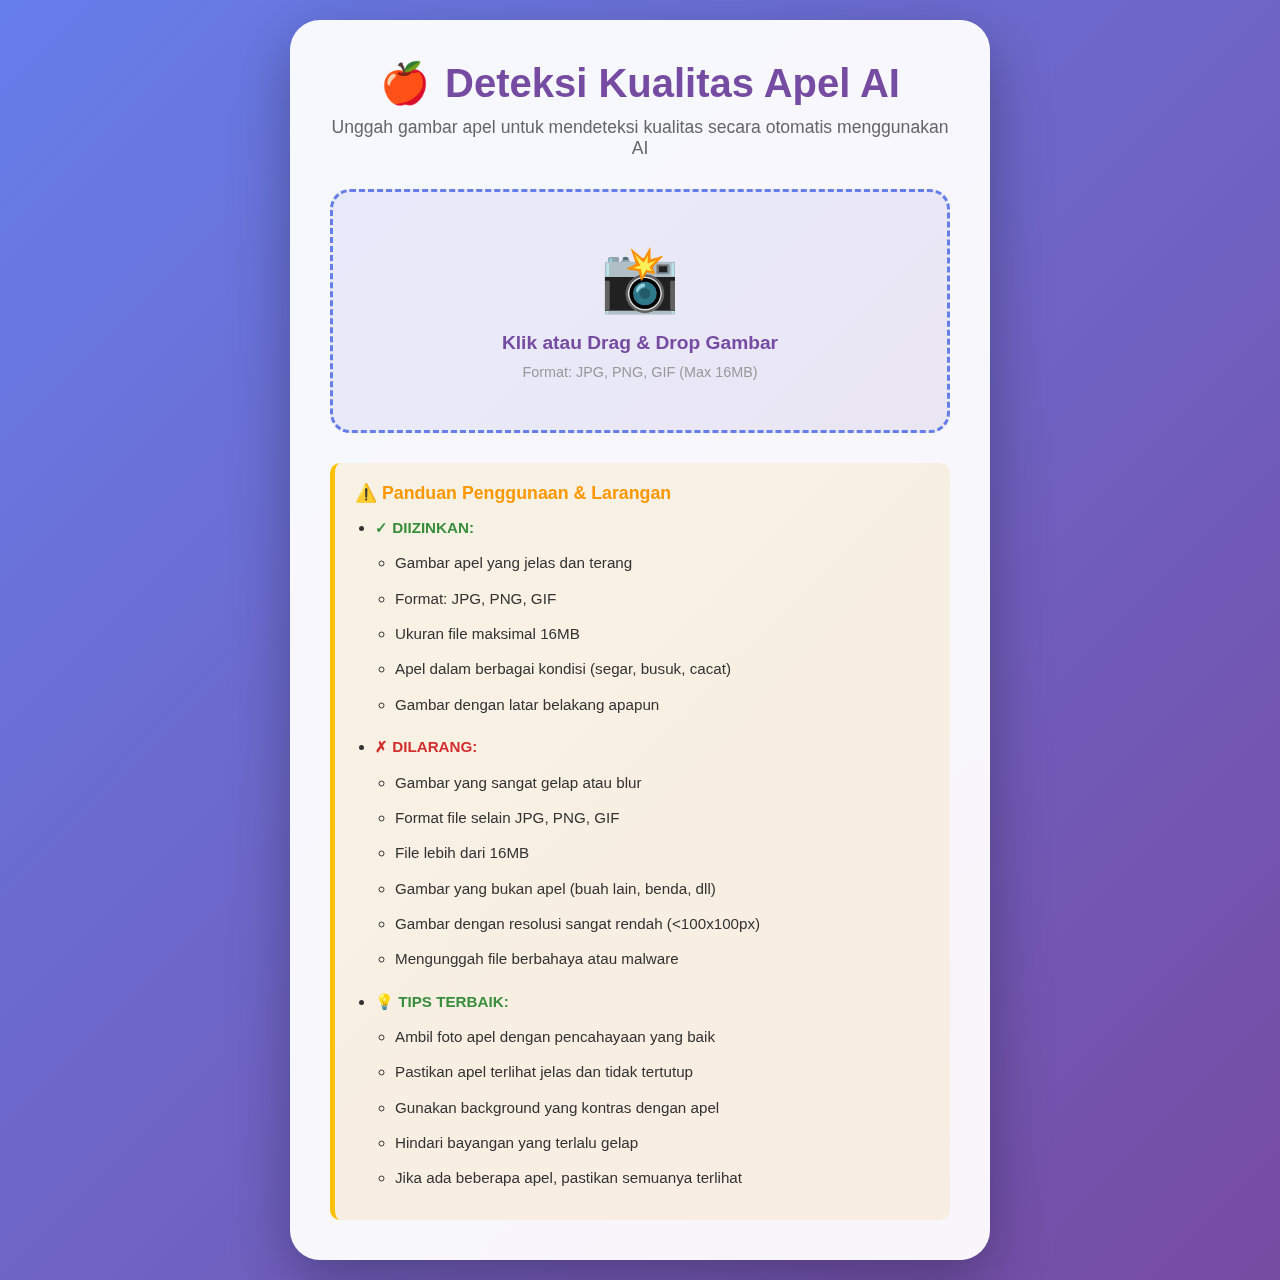
<file: templates/index.html>
<!DOCTYPE html>
<html lang="id">
<head>
    <!-- ================================================================
         META TAGS - Informasi tentang halaman
         ================================================================ -->
    <meta charset="UTF-8">
    <!-- charset="UTF-8": Mengatur encoding karakter ke UTF-8 (mendukung karakter Indonesia) -->
    
    <meta name="viewport" content="width=device-width, initial-scale=1.0">
    <!-- viewport: Membuat halaman responsive di mobile devices -->
    
    <title>🍎 Deteksi Kualitas Apel AI</title>
    <!-- title: Judul yang muncul di tab browser -->
    
    <!-- ================================================================
         LINK CSS - Menghubungkan file CSS eksternal
         ================================================================
         Penjelasan:
         - rel="stylesheet": Menunjukkan bahwa ini adalah stylesheet
         - href="/static/style.css": Path ke file CSS
         - File CSS berisi semua styling untuk halaman
         ================================================================ -->
    <link rel="stylesheet" href="/static/style.css">
</head>
<body>
    <!-- ================================================================
         MAIN CONTAINER - Kotak utama aplikasi
         ================================================================ -->
    <div class="container">
        
        <!-- ============================================================
             HEADER - Bagian atas dengan judul
             ============================================================ -->
        <div class="header">
            <h1><span>🍎</span> Deteksi Kualitas Apel AI</h1>
            <!-- h1: Heading level 1 (judul utama) -->
            <!-- span: Untuk membungkus emoji agar bisa di-style terpisah -->
            
            <p>Unggah gambar apel untuk mendeteksi kualitas secara otomatis menggunakan AI</p>
            <!-- p: Paragraf deskripsi -->
        </div>

        <!-- ============================================================
             UPLOAD AREA - Area untuk upload gambar
             ============================================================ -->
        <div class="upload-area" id="uploadArea">
            <!-- id="uploadArea": Identifier untuk JavaScript -->
            
            <div class="upload-icon">📸</div>
            <!-- Emoji kamera -->
            
            <div class="upload-text">Klik atau Drag & Drop Gambar</div>
            <!-- Teks utama -->
            
            <div class="upload-subtext">Format: JPG, PNG, GIF (Max 16MB)</div>
            <!-- Teks kecil dengan informasi format -->
        </div>

        <!-- ============================================================
             FILE INPUT - Input file (disembunyikan)
             ================================================================ -->
        <input type="file" id="fileInput" accept="image/*">
        <!-- type="file": Input untuk memilih file -->
        <!-- id="fileInput": Identifier untuk JavaScript -->
        <!-- accept="image/*": Hanya terima file gambar -->

        <!-- ============================================================
             PREVIEW CONTAINER - Menampilkan preview gambar
             ================================================================ -->
        <div class="preview-container" id="previewContainer">
            <!-- id="previewContainer": Identifier untuk JavaScript -->
            
            <img id="previewImage" alt="Preview">
            <!-- img: Gambar preview -->
            <!-- id="previewImage": Identifier untuk JavaScript -->
            <!-- alt="Preview": Teks alternatif jika gambar tidak bisa dimuat -->
        </div>

        <!-- ============================================================
             PREDICT BUTTON - Tombol untuk memulai prediksi
             ================================================================ -->
        <button class="button" id="predictButton">🔍 Deteksi Kualitas Apel</button>
        <!-- button: Tombol -->
        <!-- class="button": Styling dari CSS -->
        <!-- id="predictButton": Identifier untuk JavaScript -->

        <!-- ============================================================
             LOADING - Animasi loading saat prediksi berjalan
             ================================================================ -->
        <div class="loading" id="loading">
            <!-- id="loading": Identifier untuk JavaScript -->
            
            <div class="spinner"></div>
            <!-- Animasi spinner berputar -->
            
            <p style="color: #764ba2; font-weight: 600;">Menganalisis gambar...</p>
            <!-- Teks loading -->
        </div>

        <!-- ============================================================
             RESULT CONTAINER - Menampilkan hasil prediksi
             ================================================================ -->
        <div class="result-container" id="resultContainer"></div>
        <!-- id="resultContainer": Identifier untuk JavaScript -->
        <!-- Konten akan diisi oleh JavaScript -->

        <!-- ============================================================
             RESET BUTTON - Tombol untuk upload gambar baru
             ================================================================ -->
        <button class="button reset-button" id="resetButton">🔄 Upload Gambar Baru</button>
        <!-- class="button reset-button": Styling dari CSS -->
        <!-- id="resetButton": Identifier untuk JavaScript -->

        <!-- ============================================================
             EDUCATION BOX - Informasi edukasi dan larangan
             ================================================================ -->
        <div class="education-box">
            <h3>⚠️ Panduan Penggunaan & Larangan</h3>
            <!-- h3: Heading level 3 -->
            
            <ul>
                <!-- ul: Unordered list (list tanpa nomor) -->
                
                <li><span class="success-text">✓ DIIZINKAN:</span>
                    <!-- li: List item -->
                    <!-- span: Untuk styling teks khusus -->
                    
                    <ul style="margin-top: 8px;">
                        <li>Gambar apel yang jelas dan terang</li>
                        <li>Format: JPG, PNG, GIF</li>
                        <li>Ukuran file maksimal 16MB</li>
                        <li>Apel dalam berbagai kondisi (segar, busuk, cacat)</li>
                        <li>Gambar dengan latar belakang apapun</li>
                    </ul>
                </li>

                <li style="margin-top: 15px;"><span class="warning-text">✗ DILARANG:</span>
                    <ul style="margin-top: 8px;">
                        <li>Gambar yang sangat gelap atau blur</li>
                        <li>Format file selain JPG, PNG, GIF</li>
                        <li>File lebih dari 16MB</li>
                        <li>Gambar yang bukan apel (buah lain, benda, dll)</li>
                        <li>Gambar dengan resolusi sangat rendah (&lt;100x100px)</li>
                        <li>Mengunggah file berbahaya atau malware</li>
                    </ul>
                </li>

                <li style="margin-top: 15px;"><span class="success-text">💡 TIPS TERBAIK:</span>
                    <ul style="margin-top: 8px;">
                        <li>Ambil foto apel dengan pencahayaan yang baik</li>
                        <li>Pastikan apel terlihat jelas dan tidak tertutup</li>
                        <li>Gunakan background yang kontras dengan apel</li>
                        <li>Hindari bayangan yang terlalu gelap</li>
                        <li>Jika ada beberapa apel, pastikan semuanya terlihat</li>
                    </ul>
                </li>
            </ul>
        </div>
    </div>

    <!-- ================================================================
         SCRIPT - Menghubungkan file JavaScript eksternal
         ================================================================
         Penjelasan:
         - src="/static/script.js": Path ke file JavaScript
         - File JavaScript berisi semua logika interaktif halaman
         - Script diletakkan di akhir body untuk performa lebih baik
         ================================================================ -->
    <script src="/static/script.js"></script>
</body>
</html>
</file>
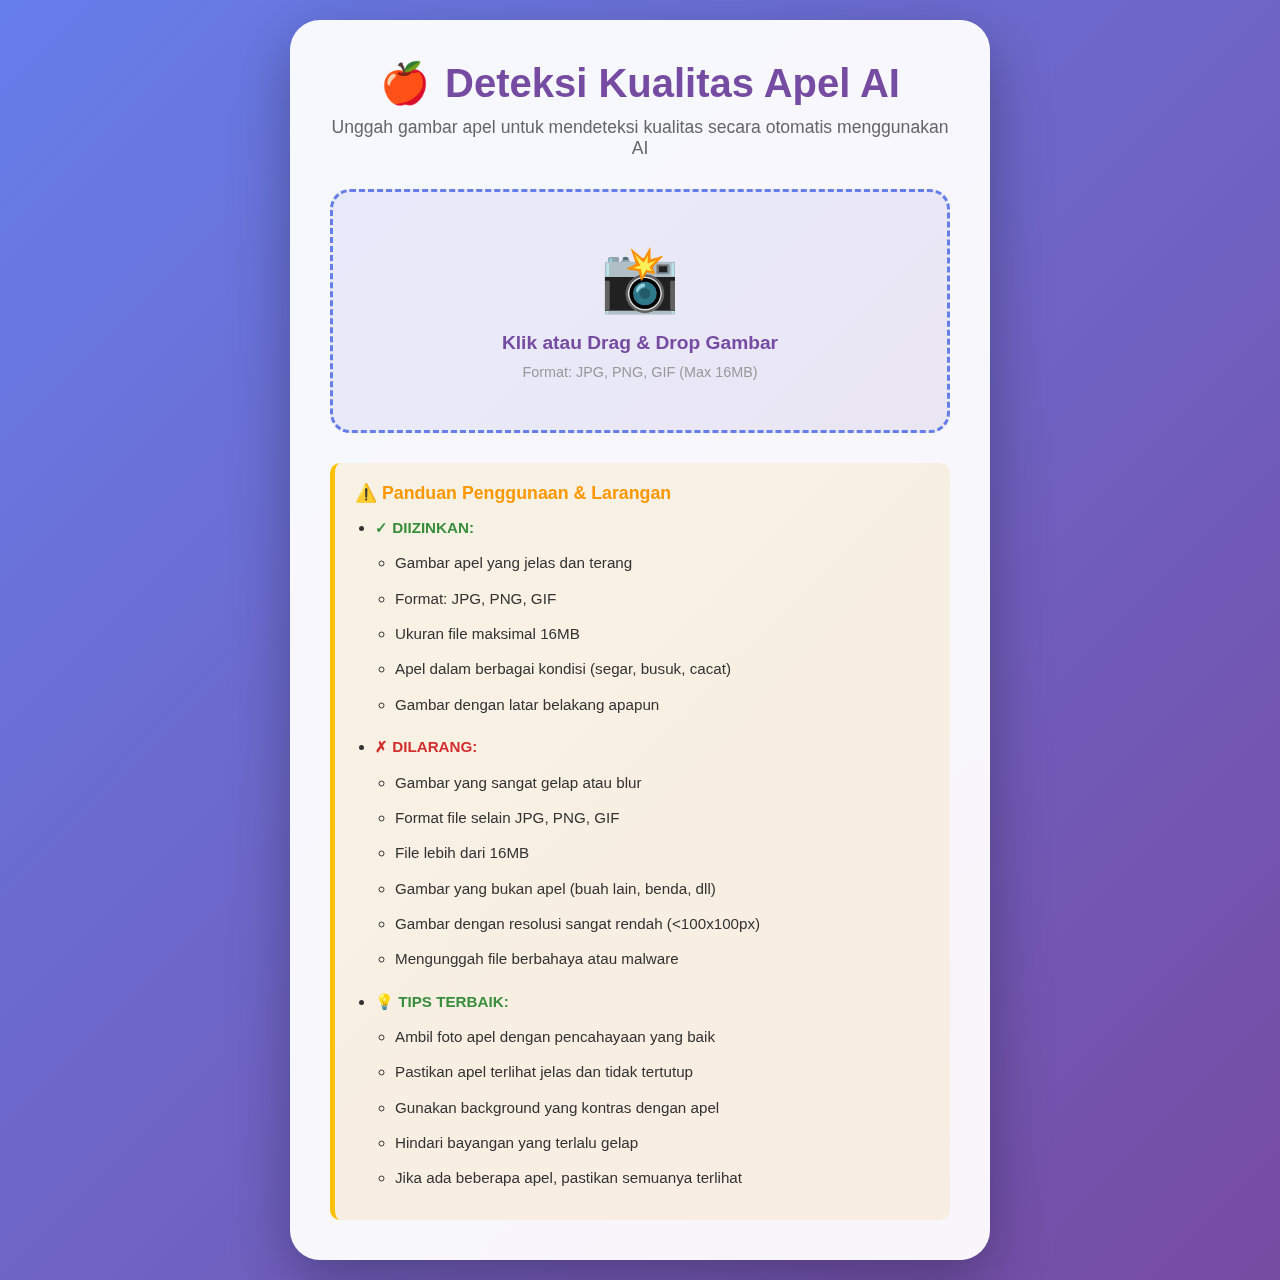
<file: templates/index1.html>
<!DOCTYPE html>
<html lang="id">
<head>
    <meta charset="UTF-8">
    <meta name="viewport" content="width=device-width, initial-scale=1.0">
    <title>🍎 Deteksi Kualitas Apel AI</title>
    <link rel="stylesheet" href="/static/style.css">
</head>
<body>
    <div class="container">
        <div class="header">
            <h1><span>🍎</span> Deteksi Kualitas Apel AI</h1>
            <p>Unggah gambar apel untuk mendeteksi kualitas secara otomatis menggunakan AI</p>
        </div>
        <div class="upload-area" id="uploadArea">
            <div class="upload-icon">📸</div>
            <div class="upload-text">Klik atau Drag & Drop Gambar</div>
            <div class="upload-subtext">Format: JPG, PNG, GIF (Max 16MB)</div>
        </div>
        <input type="file" id="fileInput" accept="image/*">
        <div class="preview-container" id="previewContainer">
            <img id="previewImage" alt="Preview">
        </div>
        <button class="button" id="predictButton">🔍 Deteksi Kualitas Apel</button>
        <div class="loading" id="loading">
            <div class="spinner"></div>
            <p style="color: #764ba2; font-weight: 600;">Menganalisis gambar...</p>
        </div>
        <div class="result-container" id="resultContainer"></div>
        <button class="button reset-button" id="resetButton">🔄 Upload Gambar Baru</button>
        <div class="education-box">
            <h3>⚠️ Panduan Penggunaan & Larangan</h3>
            <ul>
                <li><span class="success-text">✓ DIIZINKAN:</span>
                    <ul style="margin-top: 8px;">
                        <li>Gambar apel yang jelas dan terang</li>
                        <li>Format: JPG, PNG, GIF</li>
                        <li>Ukuran file maksimal 16MB</li>
                        <li>Apel dalam berbagai kondisi (segar, busuk, cacat)</li>
                        <li>Gambar dengan latar belakang apapun</li>
                    </ul>
                </li>
                <li style="margin-top: 15px;"><span class="warning-text">✗ DILARANG:</span>
                    <ul style="margin-top: 8px;">
                        <li>Gambar yang sangat gelap atau blur</li>
                        <li>Format file selain JPG, PNG, GIF</li>
                        <li>File lebih dari 16MB</li>
                        <li>Gambar yang bukan apel (buah lain, benda, dll)</li>
                        <li>Gambar dengan resolusi sangat rendah (&lt;100x100px)</li>
                        <li>Mengunggah file berbahaya atau malware</li>
                    </ul>
                </li>
                <li style="margin-top: 15px;"><span class="success-text">💡 TIPS TERBAIK:</span>
                    <ul style="margin-top: 8px;">
                        <li>Ambil foto apel dengan pencahayaan yang baik</li>
                        <li>Pastikan apel terlihat jelas dan tidak tertutup</li>
                        <li>Gunakan background yang kontras dengan apel</li>
                        <li>Hindari bayangan yang terlalu gelap</li>
                        <li>Jika ada beberapa apel, pastikan semuanya terlihat</li>
                    </ul>
                </li>
            </ul>
        </div>
    </div>
    <script src="/static/script.js"></script>
</body>
</html>
</file>
<file: static/style.css>
/* ================================================================
   STYLE.CSS - STYLING UNTUK APLIKASI DETEKSI KUALITAS APEL
   ================================================================
   File ini berisi semua CSS untuk styling halaman
   Hubungan: Diimport di index1.html dengan <link rel="stylesheet" href="/static/style.css">
   ================================================================ */

/* ============================================================
   RESET CSS - Menghapus styling default browser
   ============================================================ */
* {
    margin: 0;  /* Hapus margin default */
    padding: 0;  /* Hapus padding default */
    box-sizing: border-box;  /* Hitung ukuran termasuk border dan padding */
}

/* ============================================================
   BODY - Styling untuk seluruh halaman
   ============================================================ */
body {
    font-family: 'Segoe UI', Tahoma, Geneva, Verdana, sans-serif;
    /* font-family: Jenis font yang digunakan */
    
    background: linear-gradient(135deg, #667eea 0%, #764ba2 100%);
    /* background: Gradient warna dari biru ke ungu */
    
    min-height: 100vh;  /* Minimal tinggi = tinggi viewport */
    display: flex;  /* Gunakan flexbox untuk layout */
    justify-content: center;  /* Pusatkan horizontal */
    align-items: center;  /* Pusatkan vertikal */
    padding: 20px;  /* Jarak dari tepi */
}

/* ============================================================
   CONTAINER - Kotak utama aplikasi
   ============================================================ */
.container {
    background: rgba(255, 255, 255, 0.95);
    /* background: Warna putih dengan transparansi 95% */
    
    border-radius: 30px;  /* Sudut melengkung */
    box-shadow: 0 20px 60px rgba(0, 0, 0, 0.3);
    /* box-shadow: Bayangan untuk efek kedalaman */
    
    padding: 40px;  /* Jarak dalam dari tepi */
    max-width: 700px;  /* Lebar maksimal */
    width: 100%;  /* Lebar penuh (responsive) */
    backdrop-filter: blur(10px);  /* Efek blur di belakang */
}

/* ============================================================
   HEADER - Bagian atas dengan judul
   ============================================================ */
.header {
    text-align: center;  /* Teks rata tengah */
    margin-bottom: 30px;  /* Jarak bawah */
}

.header h1 {
    color: #764ba2;  /* Warna ungu */
    font-size: 2.5em;  /* Ukuran font besar */
    margin-bottom: 10px;  /* Jarak bawah */
    display: flex;  /* Gunakan flexbox */
    align-items: center;  /* Pusatkan vertikal */
    justify-content: center;  /* Pusatkan horizontal */
    gap: 15px;  /* Jarak antar elemen */
}

.header p {
    color: #666;  /* Warna abu-abu */
    font-size: 1.1em;  /* Ukuran font sedang */
}

/* ============================================================
   UPLOAD AREA - Area untuk upload gambar
   ============================================================ */
.upload-area {
    border: 3px dashed #667eea;  /* Border putus-putus biru */
    border-radius: 20px;  /* Sudut melengkung */
    padding: 50px 20px;  /* Jarak dalam */
    text-align: center;  /* Teks rata tengah */
    cursor: pointer;  /* Kursor berubah jadi pointer */
    transition: all 0.3s ease;  /* Animasi smooth */
    background: linear-gradient(135deg, rgba(102, 126, 234, 0.1) 0%, rgba(118, 75, 162, 0.1) 100%);
    /* background: Gradient transparan */
    
    margin-bottom: 20px;  /* Jarak bawah */
}

.upload-area:hover {
    /* Styling saat mouse hover */
    border-color: #764ba2;  /* Border berubah warna */
    background: linear-gradient(135deg, rgba(102, 126, 234, 0.2) 0%, rgba(118, 75, 162, 0.2) 100%);
    /* Background lebih gelap */
    
    transform: scale(1.02);  /* Perbesar sedikit */
}

.upload-area.dragover {
    /* Styling saat file di-drag ke area */
    border-color: #ff6b6b;  /* Border berubah merah */
    background: rgba(255, 107, 107, 0.1);  /* Background merah transparan */
}

.upload-icon {
    font-size: 4em;  /* Ukuran emoji besar */
    margin-bottom: 15px;  /* Jarak bawah */
}

.upload-text {
    color: #764ba2;  /* Warna ungu */
    font-size: 1.2em;  /* Ukuran font */
    font-weight: 600;  /* Font tebal */
    margin-bottom: 10px;  /* Jarak bawah */
}

.upload-subtext {
    color: #999;  /* Warna abu-abu */
    font-size: 0.9em;  /* Ukuran font kecil */
}

/* ============================================================
   FILE INPUT - Input file (disembunyikan)
   ============================================================ */
#fileInput {
    display: none;  /* Sembunyikan input file default */
}

/* ============================================================
   PREVIEW CONTAINER - Menampilkan preview gambar
   ============================================================ */
.preview-container {
    display: none;  /* Awalnya disembunyikan */
    margin: 20px 0;  /* Jarak atas dan bawah */
    text-align: center;  /* Teks rata tengah */
}

.preview-container img {
    max-width: 100%;  /* Lebar maksimal 100% */
    max-height: 300px;  /* Tinggi maksimal 300px */
    border-radius: 15px;  /* Sudut melengkung */
    box-shadow: 0 10px 30px rgba(0, 0, 0, 0.2);  /* Bayangan */
}

/* ============================================================
   BUTTON - Tombol umum
   ============================================================ */
.button {
    background: linear-gradient(135deg, #667eea 0%, #764ba2 100%);
    /* background: Gradient biru ke ungu */
    
    color: white;  /* Warna teks putih */
    border: none;  /* Tidak ada border */
    padding: 15px 40px;  /* Jarak dalam */
    font-size: 1.1em;  /* Ukuran font */
    border-radius: 50px;  /* Sudut sangat melengkung (pill shape) */
    cursor: pointer;  /* Kursor pointer */
    transition: all 0.3s ease;  /* Animasi smooth */
    font-weight: 600;  /* Font tebal */
    box-shadow: 0 5px 15px rgba(102, 126, 234, 0.4);  /* Bayangan */
    width: 100%;  /* Lebar penuh */
    display: none;  /* Awalnya disembunyikan */
}

.button:hover {
    /* Styling saat mouse hover */
    transform: translateY(-2px);  /* Naik sedikit */
    box-shadow: 0 8px 20px rgba(102, 126, 234, 0.6);  /* Bayangan lebih besar */
}

.button:active {
    /* Styling saat tombol ditekan */
    transform: translateY(0);  /* Kembali ke posisi normal */
}

.button:disabled {
    /* Styling saat tombol disabled */
    background: #ccc;  /* Background abu-abu */
    cursor: not-allowed;  /* Kursor tidak diizinkan */
    box-shadow: none;  /* Tidak ada bayangan */
}

/* ============================================================
   RESULT CONTAINER - Menampilkan hasil prediksi
   ============================================================ */
.result-container {
    display: none;  /* Awalnya disembunyikan */
    margin-top: 30px;  /* Jarak atas */
    padding: 25px;  /* Jarak dalam */
    border-radius: 20px;  /* Sudut melengkung */
    animation: slideIn 0.5s ease;  /* Animasi masuk */
}

@keyframes slideIn {
    /* Animasi slide in dari bawah */
    from {
        opacity: 0;  /* Awalnya transparan */
        transform: translateY(20px);  /* Mulai dari bawah */
    }
    to {
        opacity: 1;  /* Akhirnya opaque */
        transform: translateY(0);  /* Posisi normal */
    }
}

.result-success {
    /* Styling untuk hasil sukses (ada deteksi) */
    background: linear-gradient(135deg, #11998e 0%, #38ef7d 100%);
    /* background: Gradient hijau */
    
    color: white;  /* Warna teks putih */
}

.result-fail {
    /* Styling untuk hasil gagal (tidak ada deteksi) */
    background: linear-gradient(135deg, #ff6b6b 0%, #ee5a6f 100%);
    /* background: Gradient merah */
    
    color: white;  /* Warna teks putih */
}

.result-icon {
    font-size: 3em;  /* Ukuran emoji besar */
    margin-bottom: 15px;  /* Jarak bawah */
}

.result-title {
    font-size: 1.8em;  /* Ukuran font besar */
    font-weight: 700;  /* Font sangat tebal */
    margin-bottom: 15px;  /* Jarak bawah */
}

.result-details {
    font-size: 1.1em;  /* Ukuran font sedang */
    line-height: 1.6;  /* Jarak antar baris */
}

/* ============================================================
   RESULT STATS - Statistik hasil prediksi
   ============================================================ */
.result-stats {
    display: grid;  /* Gunakan grid layout */
    grid-template-columns: 1fr 1fr;  /* 2 kolom sama lebar */
    gap: 15px;  /* Jarak antar kolom */
    margin-top: 20px;  /* Jarak atas */
}

.stat-box {
    background: rgba(255, 255, 255, 0.2);  /* Background putih transparan */
    padding: 15px;  /* Jarak dalam */
    border-radius: 15px;  /* Sudut melengkung */
    backdrop-filter: blur(10px);  /* Efek blur */
}

.stat-label {
    font-size: 0.9em;  /* Ukuran font kecil */
    opacity: 0.9;  /* Sedikit transparan */
    margin-bottom: 5px;  /* Jarak bawah */
}

.stat-value {
    font-size: 1.5em;  /* Ukuran font besar */
    font-weight: 700;  /* Font sangat tebal */
}

/* ============================================================
   LOADING - Animasi loading
   ============================================================ */
.loading {
    display: none;  /* Awalnya disembunyikan */
    text-align: center;  /* Teks rata tengah */
    margin-top: 20px;  /* Jarak atas */
}

.spinner {
    border: 4px solid rgba(102, 126, 234, 0.3);  /* Border transparan */
    border-top: 4px solid #667eea;  /* Border atas biru */
    border-radius: 50%;  /* Bentuk lingkaran */
    width: 50px;  /* Lebar */
    height: 50px;  /* Tinggi */
    animation: spin 1s linear infinite;  /* Animasi berputar */
    margin: 0 auto 15px;  /* Pusatkan dan jarak bawah */
}

@keyframes spin {
    /* Animasi berputar */
    0% { transform: rotate(0deg); }  /* Mulai dari 0 derajat */
    100% { transform: rotate(360deg); }  /* Akhir di 360 derajat */
}

.reset-button {
    /* Styling khusus untuk tombol reset */
    background: white;  /* Background putih */
    color: #764ba2;  /* Warna teks ungu */
    margin-top: 15px;  /* Jarak atas */
    border: 2px solid #764ba2;  /* Border ungu */
}

.reset-button:hover {
    /* Styling saat hover */
    background: #764ba2;  /* Background ungu */
    color: white;  /* Warna teks putih */
}

/* ============================================================
   EDUCATION BOX - Kotak edukasi dan larangan
   ============================================================ */
.education-box {
    background: linear-gradient(135deg, rgba(255, 193, 7, 0.1) 0%, rgba(255, 152, 0, 0.1) 100%);
    /* background: Gradient kuning transparan */
    
    border-left: 5px solid #ffc107;  /* Border kiri kuning */
    padding: 20px;  /* Jarak dalam */
    border-radius: 10px;  /* Sudut melengkung */
    margin-top: 30px;  /* Jarak atas */
    font-size: 0.95em;  /* Ukuran font sedikit kecil */
    color: #333;  /* Warna teks gelap */
}

.education-box h3 {
    color: #ff9800;  /* Warna judul oranye */
    margin-bottom: 10px;  /* Jarak bawah */
    display: flex;  /* Gunakan flexbox */
    align-items: center;  /* Pusatkan vertikal */
    gap: 8px;  /* Jarak antar elemen */
}

.education-box ul {
    margin-left: 20px;  /* Jarak kiri untuk list */
    line-height: 1.8;  /* Jarak antar baris */
}

.education-box li {
    margin-bottom: 8px;  /* Jarak bawah setiap item */
}

.warning-text {
    color: #d32f2f;  /* Warna merah untuk warning */
    font-weight: 600;  /* Font tebal */
}

.success-text {
    color: #388e3c;  /* Warna hijau untuk success */
    font-weight: 600;  /* Font tebal */
}

/* ============================================================
   DETAILED RESULT - Hasil detail prediksi
   ============================================================ */
.detailed-result {
    background: rgba(255, 255, 255, 0.1);  /* Background putih transparan */
    padding: 20px;  /* Jarak dalam */
    border-radius: 15px;  /* Sudut melengkung */
    margin-top: 20px;  /* Jarak atas */
    backdrop-filter: blur(10px);  /* Efek blur */
}

.result-item {
    margin-bottom: 15px;  /* Jarak bawah */
    padding-bottom: 15px;  /* Jarak bawah padding */
    border-bottom: 1px solid rgba(255, 255, 255, 0.2);  /* Border bawah */
}

.result-item:last-child {
    border-bottom: none;  /* Hapus border bawah item terakhir */
    margin-bottom: 0;  /* Hapus margin bawah */
    padding-bottom: 0;  /* Hapus padding bawah */
}

.result-label {
    font-size: 0.9em;  /* Ukuran font kecil */
    opacity: 0.8;  /* Sedikit transparan */
    margin-bottom: 5px;  /* Jarak bawah */
}

.result-value {
    font-size: 1.2em;  /* Ukuran font sedang */
    font-weight: 600;  /* Font tebal */
}

/* ============================================================
   RESPONSIVE - Styling untuk mobile
   ============================================================ */
@media (max-width: 600px) {
    /* Untuk layar kecil (mobile) */
    .container {
        padding: 20px;  /* Jarak dalam lebih kecil */
    }

    .header h1 {
        font-size: 1.8em;  /* Font lebih kecil */
    }

    .result-stats {
        grid-template-columns: 1fr;  /* 1 kolom saja */
    }
}
</file>
